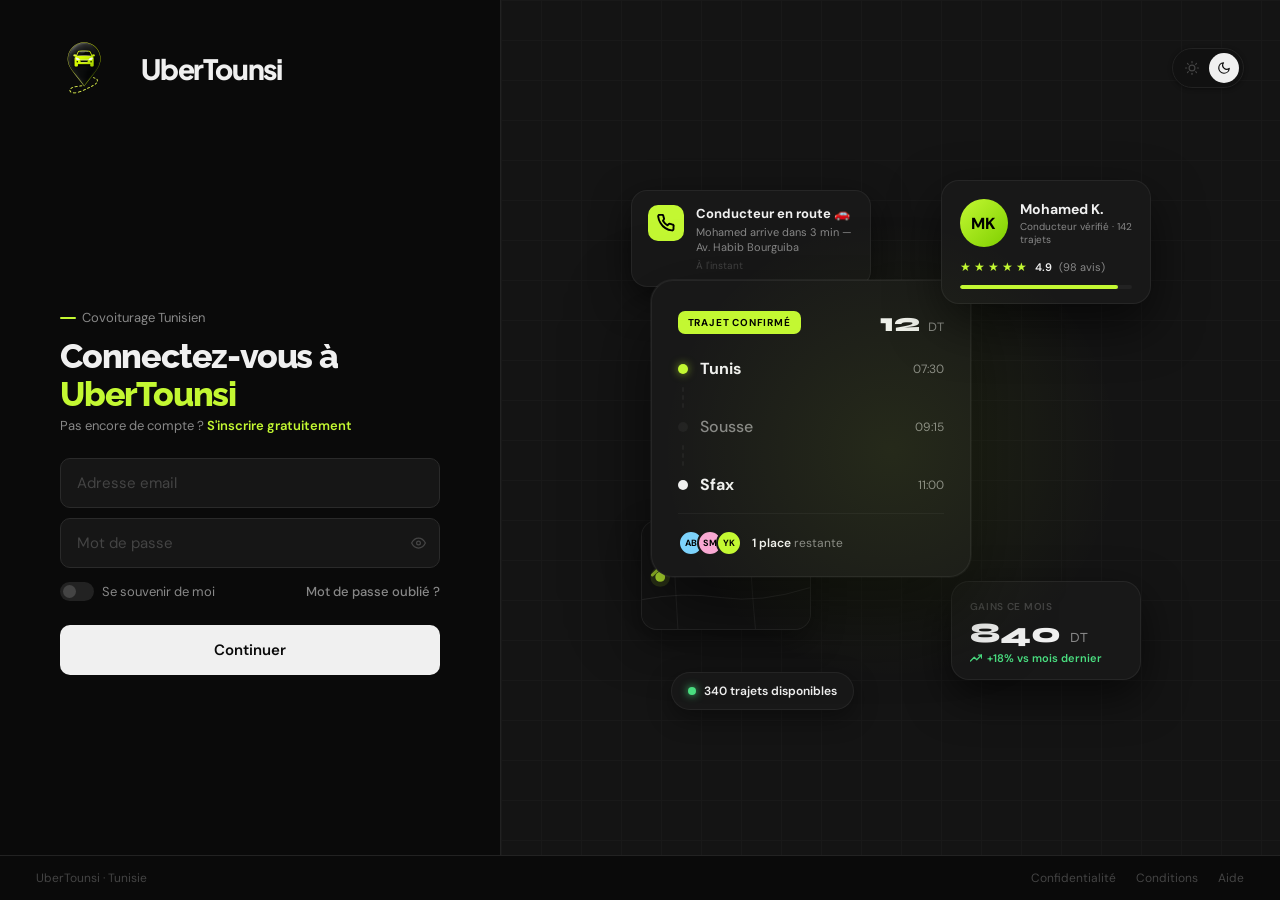
<file: web_ui/auth.html>
<!DOCTYPE html>
<html lang="fr" data-theme="dark">

<head>
  <meta charset="UTF-8">
  <meta name="viewport" content="width=device-width, initial-scale=1.0">
  <title>UberTounsi — Connexion</title>

  <link rel="preconnect" href="https://fonts.googleapis.com">
  <link rel="preconnect" href="https://fonts.gstatic.com" crossorigin>
  <link
    href="https://fonts.googleapis.com/css2?family=Inter:wght@400;500;600;700;800;900&family=DM+Sans:opsz,wght@9..40,300;9..40,400;9..40,500;9..40,600;9..40,700&family=Syne:wght@700;800&family=Raleway:wght@700;800&family=Plus+Jakarta+Sans:wght@700;800&display=swap"
    rel="stylesheet">

  <style>
    *,
    *::before,
    *::after {
      box-sizing: border-box;
      margin: 0;
      padding: 0;
    }

    /* ══════ TOKENS ══════ */
    :root {
      /* Light mode — lime toned to be readable on white (4.5:1 contrast) */
      --lime: #7aaa00;
      --lime-dark: #7aaa00;

      --bg: #f2f2f0;
      --surface: #ffffff;
      --surface-2: #ebebea;
      --border: #d8d8d4;
      --text: #0f0f0f;
      --text-2: #555555;
      --text-3: #aaaaaa;
      --input-bg: #ffffff;
      --input-border: #c8c8c4;
      --input-focus: #111111;
      --shadow: rgba(0, 0, 0, 0.07);
      --shadow-md: rgba(0, 0, 0, 0.14);
      --card-float: #ffffff;
      --card-float-border: rgba(0, 0, 0, 0.1);
      --accent: var(--lime);
    }

    [data-theme="dark"] {
      --lime: #c3f832;
      --lime-dark: #c3f832;
      --bg: #0a0a0a;
      --surface: #111111;
      --surface-2: #141414;
      --border: #222222;
      --text: #f0f0f0;
      --text-2: #888888;
      --text-3: #444444;
      --input-bg: #161616;
      --input-border: #2a2a2a;
      --input-focus: #f0f0f0;
      --shadow: rgba(0, 0, 0, 0.4);
      --shadow-md: rgba(0, 0, 0, 0.6);
      --card-float: #181818;
      --card-float-border: rgba(255, 255, 255, 0.06);
      --accent: var(--lime);
    }

    html,
    body {
      height: 100%;
      width: 100%;
      font-family: 'DM Sans', sans-serif;
      background: var(--bg);
      color: var(--text);
      transition: background 0.3s, color 0.3s;
      overflow: hidden;
    }

    /* ══════ SHELL ══════ */
    .shell {
      display: grid;
      grid-template-columns: 500px 1fr;
      height: 100vh;
    }

    /* ══════ TOP BAR ══════ */
    .topbar {
      position: fixed;
      top: 0;
      left: 0;
      right: 0;
      z-index: 100;
      display: flex;
      align-items: center;
      justify-content: space-between;
      padding: 20px 36px;
    }

    .topbar-logo {
      display: flex;
      align-items: center;
      gap: 9px;
    }

    [data-theme="light"] .logomark svg path {
      fill: #fff !important;
    }

    [data-theme="light"] .map-inner svg path[stroke="#c3f832"],
    [data-theme="light"] .map-inner svg circle[fill="#c3f832"] {
      stroke: #7aaa00 !important;
      fill: #7aaa00 !important;
    }

    .logomark {
      width: 96px;
      height: 96px;
      display: flex;
      align-items: center;
      justify-content: center;
      flex-shrink: 0;
    }

    .logomark svg {
      width: 20px;
      height: 20px;
    }

    .logo-name {
      font-family: 'Plus Jakarta Sans', 'Syne', sans-serif;
      font-size: 28px;
      font-weight: 800;
      letter-spacing: -1.2px;
      color: var(--text);
      display: flex;
      align-items: center;
    }

    .logo-name span {
      color: var(--text);
    }

    /* Theme toggle */
    .theme-toggle {
      display: flex;
      align-items: center;
      background: var(--surface);
      border: 1px solid var(--border);
      border-radius: 99px;
      padding: 4px;
      gap: 2px;
      cursor: pointer;
      box-shadow: 0 1px 4px var(--shadow);
    }

    .t-btn {
      display: flex;
      align-items: center;
      justify-content: center;
      width: 30px;
      height: 30px;
      border-radius: 99px;
      border: none;
      background: none;
      cursor: pointer;
      color: var(--text-3);
      transition: background 0.2s, color 0.2s;
    }

    .t-btn.active {
      background: var(--text);
      color: var(--bg);
    }

    /* ══════ LEFT FORM COLUMN ══════ */
    .form-col {
      display: flex;
      flex-direction: column;
      justify-content: center;
      padding: 40px 60px;
      position: relative;
      z-index: 2;
      overflow-y: hidden;
    }

    .form-eyebrow {
      font-size: 13px;
      color: var(--text-2);
      margin-bottom: 12px;
      display: flex;
      align-items: center;
      gap: 6px;
    }

    .form-eyebrow::before {
      content: '';
      display: inline-block;
      width: 16px;
      height: 2px;
      background: var(--lime);
      border-radius: 1px;
    }

    .form-heading {
      font-family: 'Syne', sans-serif;
      font-size: 34px;
      font-weight: 800;
      letter-spacing: -1.2px;
      line-height: 1.1;
      color: var(--text);
      margin-bottom: 4px;
    }

    .form-heading .accent {
      color: var(--lime-dark);
    }

    [data-theme="dark"] .form-heading .accent {
      color: var(--lime);
    }

    .form-sub {
      font-size: 13px;
      color: var(--text-2);
      margin-bottom: 24px;
    }

    .form-sub a {
      color: var(--lime-dark);
      font-weight: 600;
      text-decoration: none;
    }

    [data-theme="dark"] .form-sub a {
      color: var(--lime);
    }

    .form-sub a:hover {
      text-decoration: underline;
    }

    /* Inputs */
    .input-field {
      width: 100%;
      background: var(--input-bg);
      border: 1.5px solid var(--input-border);
      border-radius: 10px;
      font-family: 'DM Sans', sans-serif;
      font-size: 15px;
      color: var(--text);
      padding: 14px 16px;
      outline: none;
      transition: border-color 0.2s, box-shadow 0.2s;
      margin-bottom: 10px;
      display: block;
    }

    .input-field::placeholder {
      color: var(--text-3);
    }

    .input-field:focus {
      border-color: var(--input-focus);
      box-shadow: 0 0 0 3px rgba(0, 0, 0, 0.06);
    }

    [data-theme="dark"] .input-field:focus {
      border-color: rgba(195, 248, 50, 0.5);
      box-shadow: 0 0 0 3px rgba(195, 248, 50, 0.07);
    }

    .pw-wrap {
      position: relative;
      margin-bottom: 10px;
    }

    .pw-wrap .input-field {
      margin-bottom: 0;
      padding-right: 46px;
    }

    .pw-eye-btn {
      position: absolute;
      right: 14px;
      top: 50%;
      transform: translateY(-50%);
      background: none;
      border: none;
      cursor: pointer;
      color: var(--text-3);
      display: flex;
      transition: color 0.15s;
      padding: 0;
    }

    .pw-eye-btn:hover {
      color: var(--text);
    }

    /* Remember + forgot */
    .opt-row {
      display: flex;
      align-items: center;
      justify-content: space-between;
      margin: 14px 0 24px;
    }

    .sw-row {
      display: flex;
      align-items: center;
      gap: 8px;
      cursor: pointer;
    }

    .sw {
      position: relative;
      width: 34px;
      height: 19px;
    }

    .sw input {
      display: none;
    }

    .sw-t {
      position: absolute;
      inset: 0;
      background: var(--border);
      border-radius: 99px;
      cursor: pointer;
      transition: background 0.2s;
    }

    .sw-t::after {
      content: '';
      position: absolute;
      width: 13px;
      height: 13px;
      left: 3px;
      top: 3px;
      background: var(--text-3);
      border-radius: 50%;
      transition: transform 0.2s, background 0.2s;
    }

    .sw input:checked+.sw-t {
      background: var(--lime);
    }

    .sw input:checked+.sw-t::after {
      transform: translateX(15px);
      background: #fff;
    }

    [data-theme="dark"] .sw input:checked+.sw-t::after {
      background: #000;
    }

    .sw-lbl {
      font-size: 13px;
      color: var(--text-2);
    }

    .forgot-lnk {
      background: none;
      border: none;
      cursor: pointer;
      font-family: 'DM Sans', sans-serif;
      font-size: 13px;
      font-weight: 500;
      color: var(--text-2);
      padding: 0;
      text-decoration: underline;
      text-decoration-color: transparent;
      transition: color 0.15s, text-decoration-color 0.15s;
    }

    .forgot-lnk:hover {
      color: var(--text);
      text-decoration-color: var(--text-3);
    }

    /* CTA */
    .btn-primary {
      width: 100%;
      background: var(--text);
      color: var(--bg);
      font-family: 'DM Sans', sans-serif;
      font-size: 15px;
      font-weight: 600;
      border: none;
      border-radius: 10px;
      padding: 15px;
      cursor: pointer;
      transition: opacity 0.15s, transform 0.15s;
      letter-spacing: 0.1px;
      display: flex;
      align-items: center;
      justify-content: center;
      gap: 10px;
    }

    .btn-primary:hover {
      opacity: 0.85;
    }

    .btn-primary:active {
      transform: scale(0.99);
    }

    .btn-primary.loading {
      opacity: 0.7;
      pointer-events: none;
    }

    .btn-primary.loading::after {
      content: '';
      width: 16px;
      height: 16px;
      border: 2px solid currentColor;
      border-right-color: transparent;
      border-radius: 50%;
      animation: spin 0.6s linear infinite;
    }

    @keyframes spin {
      to {
        transform: rotate(360deg);
      }
    }

    /* Or divider */
    .or-row {
      display: flex;
      align-items: center;
      gap: 12px;
      margin: 18px 0;
      color: var(--text-3);
      font-size: 12px;
      font-weight: 500;
      letter-spacing: 0.5px;
      text-transform: uppercase;
    }

    .or-row::before,
    .or-row::after {
      content: '';
      flex: 1;
      height: 1px;
      background: var(--border);
    }

    /* Quick login */
    .ql-label {
      font-size: 12px;
      font-weight: 600;
      color: var(--text-3);
      text-transform: uppercase;
      letter-spacing: 0.7px;
      margin-bottom: 10px;
    }

    .ql-row {
      display: grid;
      grid-template-columns: repeat(3, 1fr);
      gap: 10px;
      margin-top: 12px;
    }

    .ql-chip {
      width: 100%;
      display: flex;
      flex-direction: column;
      align-items: center;
      justify-content: center;
      gap: 4px;
      background: var(--surface);
      border: 1.5px solid var(--border);
      border-radius: 12px;
      padding: 10px 8px;
      cursor: pointer;
      font-family: 'DM Sans', sans-serif;
      transition: all 0.2s;
      position: relative;
    }

    .ql-chip:hover {
      border-color: var(--lime);
      transform: translateY(-2px);
      box-shadow: 0 4px 12px var(--shadow);
    }

    .ql-chip .ql-rm {
      position: absolute;
      top: 6px;
      right: 6px;
      width: 16px;
      height: 16px;
      background: rgba(255, 77, 77, 0.1);
      color: #ff4d4d;
      border-radius: 50%;
      display: flex;
      align-items: center;
      justify-content: center;
      font-size: 10px;
      font-weight: 800;
      opacity: 0;
      transition: all 0.2s;
    }

    .ql-chip:hover .ql-rm {
      opacity: 1;
    }

    .ql-chip .ql-rm:hover {
      background: #ff4d4d;
      color: #fff;
    }

    .ql-av {
      width: 30px;
      height: 30px;
      border-radius: 50%;
      display: flex;
      align-items: center;
      justify-content: center;
      font-size: 11px;
      font-weight: 700;
      color: #000;
      flex-shrink: 0;
      background: var(--lime);
    }

    .ql-info {
      text-align: center;
      width: 100%;
      overflow: hidden;
    }

    .ql-nm {
      font-size: 13px;
      font-weight: 700;
      color: var(--text);
      white-space: nowrap;
      overflow: hidden;
      text-overflow: ellipsis;
      margin-bottom: 2px;
    }

    .ql-em {
      font-size: 11px;
      font-weight: 500;
      color: var(--text-2);
      white-space: nowrap;
      overflow: hidden;
      text-overflow: ellipsis;
      opacity: 0.9;
    }

    /* ══════ RIGHT VISUAL COLUMN ══════ */
    .visual-col {
      position: relative;
      display: flex;
      align-items: center;
      justify-content: center;
      overflow: hidden;
      background: var(--surface-2);
      border-left: 1px solid var(--border);
    }

    .visual-col::before {
      content: '';
      position: absolute;
      inset: 0;
      opacity: 0.4;
      background-image:
        linear-gradient(var(--border) 1px, transparent 1px),
        linear-gradient(90deg, var(--border) 1px, transparent 1px);
      background-size: 40px 40px;
    }

    .visual-col::after {
      content: '';
      position: absolute;
      width: 500px;
      height: 500px;
      border-radius: 50%;
      background: radial-gradient(circle, rgba(195, 248, 50, 0.08) 0%, transparent 65%);
      pointer-events: none;
    }

    .scene {
      position: relative;
      width: 520px;
      height: 580px;
      perspective: 1200px;
    }

    @keyframes floatA {

      0%,
      100% {
        transform: rotate(-7deg) translateY(0);
      }

      50% {
        transform: rotate(-7deg) translateY(-16px);
      }
    }

    @keyframes floatB {

      0%,
      100% {
        transform: rotate(4deg) translateY(0);
      }

      50% {
        transform: rotate(4deg) translateY(-14px);
      }
    }

    @keyframes floatC {

      0%,
      100% {
        transform: rotate(-4deg) translateY(0);
      }

      50% {
        transform: rotate(-4deg) translateY(-10px);
      }
    }

    @keyframes floatD {

      0%,
      100% {
        transform: rotate(6deg) translateY(0);
      }

      50% {
        transform: rotate(6deg) translateY(-12px);
      }
    }

    @keyframes floatE {

      0%,
      100% {
        transform: rotate(-3deg) translateY(0);
      }

      50% {
        transform: rotate(-3deg) translateY(-8px);
      }
    }

    @keyframes floatF {

      0%,
      100% {
        transform: rotate(5deg) translateY(0);
      }

      50% {
        transform: rotate(5deg) translateY(-10px);
      }
    }

    @keyframes pulse {

      0%,
      100% {
        opacity: 1;
        transform: scale(1);
      }

      50% {
        opacity: 0.6;
        transform: scale(0.85);
      }
    }

    .trip-card {
      position: absolute;
      width: 320px;
      background: var(--card-float);
      border: 1px solid var(--card-float-border);
      border-radius: 22px;
      padding: 26px 26px 20px;
      box-shadow: 0 32px 80px var(--shadow-md), 0 0 0 1px var(--card-float-border);
      top: 120px;
      left: 20px;
      animation: floatA 5s ease-in-out infinite;
      z-index: 4;
    }

    .tc-header {
      display: flex;
      align-items: center;
      justify-content: space-between;
      margin-bottom: 20px;
    }

    .tc-tag {
      font-size: 10px;
      font-weight: 700;
      letter-spacing: 0.8px;
      text-transform: uppercase;
      color: #000;
      background: var(--lime);
      padding: 5px 10px;
      border-radius: 7px;
    }

    .tc-price {
      font-family: 'Syne', sans-serif;
      font-size: 26px;
      font-weight: 800;
      color: var(--text);
    }

    .tc-price span {
      font-size: 13px;
      font-weight: 400;
      color: var(--text-2);
    }

    .tc-route {
      display: flex;
      flex-direction: column;
      gap: 8px;
      margin-bottom: 18px;
    }

    .tc-stop {
      display: flex;
      align-items: center;
      gap: 12px;
    }

    .tc-dot {
      width: 10px;
      height: 10px;
      border-radius: 50%;
      flex-shrink: 0;
    }

    .tc-dot-o {
      background: var(--lime);
      box-shadow: 0 0 8px rgba(195, 248, 50, 0.6);
    }

    .tc-dot-d {
      background: var(--text);
    }

    .tc-city {
      font-size: 16px;
      font-weight: 700;
      color: var(--text);
    }

    .tc-time {
      font-size: 12px;
      color: var(--text-2);
      margin-left: auto;
    }

    .tc-connector {
      display: flex;
      flex-direction: column;
      gap: 3px;
      padding-left: 4px;
    }

    .tc-connector span {
      display: block;
      width: 2px;
      height: 5px;
      background: var(--border);
      border-radius: 1px;
    }

    .tc-footer {
      display: flex;
      align-items: center;
      gap: 10px;
      padding-top: 16px;
      border-top: 1px solid var(--border);
    }

    .tc-avatars {
      display: flex;
    }

    .tc-av {
      width: 26px;
      height: 26px;
      border-radius: 50%;
      border: 2px solid var(--card-float);
      font-size: 9px;
      font-weight: 700;
      display: flex;
      align-items: center;
      justify-content: center;
      color: #000;
      margin-left: -7px;
    }

    .tc-av:first-child {
      margin-left: 0;
    }

    .tc-av-1 {
      background: #7dd3fc;
    }

    .tc-av-2 {
      background: #f9a8d4;
    }

    .tc-av-3 {
      background: var(--lime);
    }

    .tc-seats {
      font-size: 12px;
      color: var(--text-2);
    }

    .tc-seats b {
      color: var(--text);
      font-weight: 600;
    }

    .driver-chip {
      position: absolute;
      right: 0px;
      top: 20px;
      width: 210px;
      background: var(--card-float);
      border: 1px solid var(--card-float-border);
      border-radius: 18px;
      padding: 18px 18px 14px;
      box-shadow: 0 20px 50px var(--shadow-md);
      animation: floatB 6.5s ease-in-out infinite;
      z-index: 5;
    }

    .dr-top {
      display: flex;
      align-items: center;
      gap: 12px;
      margin-bottom: 12px;
    }

    .dr-av {
      width: 48px;
      height: 48px;
      border-radius: 50%;
      background: linear-gradient(135deg, var(--lime), #7ecf00);
      display: flex;
      align-items: center;
      justify-content: center;
      font-size: 16px;
      font-weight: 800;
      color: #000;
      flex-shrink: 0;
    }

    .dr-name {
      font-size: 14px;
      font-weight: 700;
      color: var(--text);
    }

    .dr-tag {
      font-size: 10px;
      color: var(--text-2);
      margin-top: 2px;
    }

    .dr-stars {
      display: flex;
      align-items: center;
      gap: 3px;
      font-size: 11px;
      color: var(--text-2);
    }

    .star {
      color: var(--lime);
      font-size: 12px;
    }

    .dr-bar {
      height: 4px;
      background: var(--border);
      border-radius: 2px;
      margin-top: 10px;
      overflow: hidden;
    }

    .dr-bar-fill {
      height: 100%;
      width: 92%;
      background: var(--lime);
      border-radius: 2px;
    }

    .notif-chip {
      position: absolute;
      left: 0px;
      top: 30px;
      width: 240px;
      background: var(--card-float);
      border: 1px solid var(--card-float-border);
      border-radius: 16px;
      padding: 14px 16px;
      box-shadow: 0 12px 36px var(--shadow-md);
      display: flex;
      align-items: flex-start;
      gap: 12px;
      animation: floatC 7s ease-in-out infinite;
      z-index: 3;
    }

    .notif-icon {
      width: 36px;
      height: 36px;
      border-radius: 10px;
      background: var(--lime);
      display: flex;
      align-items: center;
      justify-content: center;
      flex-shrink: 0;
    }

    .notif-icon svg {
      width: 18px;
      height: 18px;
    }

    .notif-title {
      font-size: 13px;
      font-weight: 700;
      color: var(--text);
      margin-bottom: 3px;
    }

    .notif-body {
      font-size: 11px;
      color: var(--text-2);
      line-height: 1.4;
    }

    .notif-time {
      font-size: 10px;
      color: var(--text-3);
      margin-top: 3px;
    }

    .earn-card {
      position: absolute;
      right: 10px;
      bottom: 60px;
      width: 190px;
      background: var(--card-float);
      border: 1px solid var(--card-float-border);
      border-radius: 18px;
      padding: 18px 18px 14px;
      box-shadow: 0 16px 44px var(--shadow-md);
      animation: floatD 8s ease-in-out infinite;
      z-index: 3;
    }

    .earn-label {
      font-size: 10px;
      font-weight: 600;
      text-transform: uppercase;
      letter-spacing: 0.7px;
      color: var(--text-3);
      margin-bottom: 6px;
    }

    .earn-amount {
      font-family: 'Syne', sans-serif;
      font-size: 28px;
      font-weight: 800;
      color: var(--text);
      line-height: 1;
      margin-bottom: 4px;
    }

    .earn-amount span {
      font-size: 14px;
      font-weight: 400;
      color: var(--text-2);
    }

    .earn-trend {
      display: flex;
      align-items: center;
      gap: 5px;
      font-size: 11px;
      color: #4ade80;
      font-weight: 600;
    }

    .badge-chip {
      position: absolute;
      left: 40px;
      bottom: 30px;
      background: var(--card-float);
      border: 1px solid var(--card-float-border);
      border-radius: 99px;
      padding: 10px 16px;
      box-shadow: 0 8px 24px var(--shadow);
      display: flex;
      align-items: center;
      gap: 8px;
      animation: floatE 9s ease-in-out infinite;
      z-index: 3;
    }

    .bc-dot {
      width: 8px;
      height: 8px;
      border-radius: 50%;
      background: #4ade80;
      flex-shrink: 0;
      box-shadow: 0 0 8px #4ade80;
      animation: pulse 2s ease-in-out infinite;
    }

    .bc-text {
      font-size: 12px;
      font-weight: 600;
      color: var(--text);
      white-space: nowrap;
    }

    .map-chip {
      position: absolute;
      left: 10px;
      bottom: 110px;
      width: 170px;
      height: 110px;
      background: var(--card-float);
      border: 1px solid var(--card-float-border);
      border-radius: 16px;
      box-shadow: 0 12px 32px var(--shadow);
      overflow: hidden;
      animation: floatF 7.5s ease-in-out infinite;
      z-index: 2;
    }

    .map-inner {
      width: 100%;
      height: 100%;
      background: var(--surface-2);
    }

    .map-inner svg {
      width: 100%;
      height: 100%;
    }

    .bottom-bar {
      position: fixed;
      bottom: 0;
      left: 0;
      right: 0;
      display: flex;
      align-items: center;
      justify-content: space-between;
      padding: 14px 36px;
      border-top: 1px solid var(--border);
      background: var(--bg);
      font-size: 12px;
      color: var(--text-3);
      z-index: 50;
    }

    .bottom-bar a {
      color: var(--text-3);
      text-decoration: none;
    }

    .bottom-bar a:hover {
      color: var(--text);
    }

    .bottom-links {
      display: flex;
      gap: 20px;
    }

    #toast-container {
      position: fixed;
      bottom: 60px;
      left: 50%;
      transform: translateX(-50%);
      z-index: 9999;
      display: flex;
      flex-direction: column;
      gap: 10px;
      pointer-events: none;
    }

    .toast {
      background: var(--text);
      color: var(--bg);
      font-size: 13px;
      font-weight: 500;
      padding: 10px 18px;
      border-radius: 8px;
      opacity: 0;
      transform: translateY(8px);
      transition: opacity 0.2s, transform 0.2s;
      white-space: nowrap;
      pointer-events: auto;
      box-shadow: 0 4px 12px var(--shadow-md);
    }

    .toast.show {
      opacity: 1;
      transform: translateY(0);
    }

    .toast.error {
      background: #ff4d4d;
      color: #fff;
    }

    .toast.success {
      background: #4ade80;
      color: #000;
    }

    /* SEGMENT SELECTOR (from previous turn) */
    .seg-row {
      display: flex;
      background: var(--surface-2);
      padding: 4px;
      border-radius: 12px;
      margin-bottom: 20px;
    }

    .seg-item {
      flex: 1;
      padding: 10px;
      text-align: center;
      font-size: 13px;
      font-weight: 600;
      color: var(--text-2);
      cursor: pointer;
      border-radius: 8px;
      transition: all 0.2s;
    }

    .seg-item.active {
      background: var(--surface);
      color: var(--text);
      box-shadow: 0 2px 8px var(--shadow);
    }

    select.input-field {
      appearance: none;
      cursor: pointer;
    }

    @media (max-width: 900px) {
      .shell {
        grid-template-columns: 1fr;
      }

      .visual-col {
        display: none;
      }

      .form-col {
        padding: 80px 36px 80px;
      }

      .form-heading {
        font-size: 32px;
      }
    }
  </style>
</head>

<body>

  <!-- Top bar -->
  <div class="topbar">
    <div class="topbar-logo" onclick="window.location.href='welcome.html'" style="cursor:pointer">
      <div class="logomark">
        <img src="img/branding/logo.png" alt="UberTounsi Logo" style="width: 100%; height: 100%; object-fit: contain;">
      </div>
      <span class="logo-name">UberTounsi</span>
    </div>

    <div class="theme-toggle" onclick="toggleTheme()">
      <button class="t-btn active" id="btnLight" title="Mode clair">
        <svg width="14" height="14" viewBox="0 0 24 24" fill="none" stroke="currentColor" stroke-width="2"
          stroke-linecap="round" stroke-linejoin="round">
          <circle cx="12" cy="12" r="5"></circle>
          <line x1="12" y1="1" x2="12" y2="3"></line>
          <line x1="12" y1="21" x2="12" y2="23"></line>
          <line x1="4.22" y1="4.22" x2="5.64" y2="5.64"></line>
          <line x1="18.36" y1="18.36" x2="19.78" y2="19.78"></line>
          <line x1="1" y1="12" x2="3" y2="12"></line>
          <line x1="21" y1="12" x2="23" y2="12"></line>
          <line x1="4.22" y1="19.78" x2="5.64" y2="18.36"></line>
          <line x1="18.36" y1="5.64" x2="19.78" y2="4.22"></line>
        </svg>
      </button>
      <button class="t-btn" id="btnDark" title="Mode sombre">
        <svg width="14" height="14" viewBox="0 0 24 24" fill="none" stroke="currentColor" stroke-width="2"
          stroke-linecap="round" stroke-linejoin="round">
          <path d="M21 12.79A9 9 0 1 1 11.21 3 7 7 0 0 0 21 12.79z"></path>
        </svg>
      </button>
    </div>
  </div>

  <div class="shell">

    <!-- ─── FORM COLUMN ─── -->
    <div class="form-col">

      <!-- Login View -->
      <div id="view-login">
        <br>
        <br>
        <br>
        <br>
        <p class="form-eyebrow">Covoiturage Tunisien</p>
        <h1 class="form-heading" style="font-family: Raleway">Connectez-vous à<br><span class="accent">UberTounsi</span>
        </h1>
        <p class="form-sub">Pas encore de compte ? <a href="#" class="js-toggle">S'inscrire gratuitement</a></p>

        <form id="form-login">
          <input class="input-field" id="log-email" type="email" placeholder="Adresse email" autocomplete="email">

          <div class="pw-wrap">
            <input class="input-field" id="log-pass" type="password" placeholder="Mot de passe"
              autocomplete="current-password">
            <button type="button" class="pw-eye-btn" onclick="togglePw('log-pass', this)">
              <svg width="15" height="15" viewBox="0 0 24 24" fill="none" stroke="currentColor" stroke-width="2"
                stroke-linecap="round" stroke-linejoin="round">
                <path d="M1 12s4-8 11-8 11 8 11 8-4 8-11 8-11-8-11-8z"></path>
                <circle cx="12" cy="12" r="3"></circle>
              </svg>
            </button>
          </div>

          <div class="opt-row">
            <label class="sw-row">
              <div class="sw"><input type="checkbox" id="remember-check" onchange="toggleRememberMe()"><span
                  class="sw-t"></span></div>
              <span class="sw-lbl">Se souvenir de moi</span>
            </label>
            <button type="button" class="forgot-lnk" onclick="Toast.show('Lien envoyé à votre email ✓', 'success')">Mot
              de passe oublié ?</button>
          </div>

          <button class="btn-primary" id="btn-login" type="submit">Continuer</button>
        </form>

        <div id="saved-accounts-box"></div>
      </div>

      <!-- Register View -->
      <div id="view-register" style="display: none;">
        <p class="form-eyebrow">Covoiturage Tunisien</p>
        <h1 class="form-heading" style="font-family: Raleway">Créez votre<br><span class="accent">compte</span></h1>
        <p class="form-sub">Déjà inscrit ? <a href="#" class="js-toggle">Se connecter</a></p>

        <form id="form-register">
          <input class="input-field" id="reg-name" type="text" placeholder="Nom complet" required>
          <input class="input-field" id="reg-email" type="email" placeholder="Adresse email" required>
          <input class="input-field" id="reg-phone" type="tel" placeholder="Numéro de téléphone" required>

          <div class="pw-wrap">
            <input class="input-field" id="reg-pass" type="password" placeholder="Mot de passe" required>
            <button type="button" class="pw-eye-btn" onclick="togglePw('reg-pass', this)">
              <svg width="15" height="15" viewBox="0 0 24 24" fill="none" stroke="currentColor" stroke-width="2"
                stroke-linecap="round" stroke-linejoin="round">
                <path d="M1 12s4-8 11-8 11 8 11 8-4 8-11 8-11-8-11-8z"></path>
                <circle cx="12" cy="12" r="3"></circle>
              </svg>
            </button>
          </div>

          <select class="input-field" id="reg-gender" required>
            <option value="" disabled selected>Genre</option>
            <option value="male">Homme</option>
            <option value="female">Femme</option>
          </select>

          <div class="ql-label">Type de compte</div>
          <div class="seg-row" id="reg-role">
            <div class="seg-item active" data-role="passager">Passager</div>
            <div class="seg-item" data-role="conducteur">Conducteur</div>
          </div>

          <button class="btn-primary" id="btn-register" type="submit">Créer mon compte</button>
        </form>
      </div>

    </div>

    <!-- ─── VISUAL COLUMN ─── -->
    <div class="visual-col">
      <div class="scene">

        <!-- Notification chip — top left -->
        <div class="notif-chip">
          <div class="notif-icon">
            <svg viewBox="0 0 24 24" fill="none" stroke="#000" stroke-width="2.5" stroke-linecap="round"
              stroke-linejoin="round">
              <path
                d="M22 16.92v3a2 2 0 0 1-2.18 2 19.79 19.79 0 0 1-8.63-3.07A19.5 19.5 0 0 1 4.69 12 19.79 19.79 0 0 1 1.61 3.41 2 2 0 0 1 3.58 1h3a2 2 0 0 1 2 1.72c.127.96.361 1.903.7 2.81a2 2 0 0 1-.45 2.11L7.91 8.96a16 16 0 0 0 6.13 6.13l1.41-1.41a2 2 0 0 1 2.11-.45c.907.339 1.85.573 2.81.7A2 2 0 0 1 22 16.92z">
              </path>
            </svg>
          </div>
          <div>
            <div class="notif-title">Conducteur en route 🚗</div>
            <div class="notif-body">Mohamed arrive dans 3 min — Av. Habib Bourguiba</div>
            <div class="notif-time">À l'instant</div>
          </div>
        </div>

        <!-- Main trip card — center -->
        <div class="trip-card">
          <div class="tc-header">
            <div class="tc-tag">Trajet confirmé</div>
            <div class="tc-price">12 <span>DT</span></div>
          </div>
          <div class="tc-route">
            <div class="tc-stop">
              <div class="tc-dot tc-dot-o"></div>
              <div class="tc-city">Tunis</div>
              <div class="tc-time">07:30</div>
            </div>
            <div class="tc-connector"><span></span><span></span><span></span></div>
            <div class="tc-stop">
              <div class="tc-dot" style="width:10px;height:10px;background:var(--border);border-radius:50%;"></div>
              <div class="tc-city" style="color:var(--text-2);font-weight:500;">Sousse</div>
              <div class="tc-time">09:15</div>
            </div>
            <div class="tc-connector"><span></span><span></span><span></span></div>
            <div class="tc-stop">
              <div class="tc-dot tc-dot-d"></div>
              <div class="tc-city">Sfax</div>
              <div class="tc-time">11:00</div>
            </div>
          </div>
          <div class="tc-footer">
            <div class="tc-avatars">
              <div class="tc-av tc-av-1">AB</div>
              <div class="tc-av tc-av-2">SM</div>
              <div class="tc-av tc-av-3">YK</div>
            </div>
            <div class="tc-seats"><b>1 place</b> restante</div>
          </div>
        </div>

        <!-- Driver card — top right -->
        <div class="driver-chip">
          <div class="dr-top">
            <div class="dr-av">MK</div>
            <div>
              <div class="dr-name">Mohamed K.</div>
              <div class="dr-tag">Conducteur vérifié · 142 trajets</div>
            </div>
          </div>
          <div class="dr-stars">
            <span class="star">★</span><span class="star">★</span><span class="star">★</span><span
              class="star">★</span><span class="star">★</span>
            <span style="margin-left:5px;font-weight:600;color:var(--text);">4.9</span>
            <span style="margin-left:4px;">(98 avis)</span>
          </div>
          <div class="dr-bar">
            <div class="dr-bar-fill"></div>
          </div>
        </div>

        <!-- Earnings card — bottom right -->
        <div class="earn-card">
          <div class="earn-label">Gains ce mois</div>
          <div class="earn-amount">840 <span>DT</span></div>
          <div class="earn-trend">
            <svg width="12" height="12" viewBox="0 0 24 24" fill="none" stroke="currentColor" stroke-width="2.5"
              stroke-linecap="round" stroke-linejoin="round">
              <polyline points="23 6 13.5 15.5 8.5 10.5 1 18"></polyline>
              <polyline points="17 6 23 6 23 12"></polyline>
            </svg>
            +18% vs mois dernier
          </div>
        </div>

        <!-- Online badge — bottom left -->
        <div class="badge-chip">
          <div class="bc-dot"></div>
          <div class="bc-text">340 trajets disponibles</div>
        </div>

        <!-- Map chip — mid left -->
        <div class="map-chip">
          <div class="map-inner">
            <svg viewBox="0 0 170 110" fill="none" xmlns="http://www.w3.org/2000/svg">
              <rect width="170" height="110" fill="transparent"></rect>
              <path d="M10 55 Q40 25 85 45 Q130 65 162 35" stroke="#c3f832" stroke-width="3" stroke-linecap="round"
                fill="none" opacity="0.8"></path>
              <path d="M0 80 Q40 72 80 78 Q120 84 170 68" stroke="currentColor" stroke-width="1" stroke-linecap="round"
                fill="none" opacity="0.1"></path>
              <path d="M30 0 Q32 40 36 110" stroke="currentColor" stroke-width="1" fill="none" opacity="0.08"></path>
              <path d="M110 0 Q108 35 115 110" stroke="currentColor" stroke-width="1" fill="none" opacity="0.08"></path>
              <circle cx="18" cy="57" r="5" fill="#c3f832"></circle>
              <circle cx="18" cy="57" r="10" fill="#c3f832" opacity="0.15"></circle>
              <circle cx="158" cy="37" r="5" fill="currentColor" opacity="0.7"></circle>
              <circle cx="158" cy="37" r="9" fill="currentColor" opacity="0.1"></circle>
              <!-- moving dot on path -->
              <circle cx="85" cy="45" r="4" fill="#fff" opacity="0.9"></circle>
              <circle cx="85" cy="45" r="7" fill="#fff" opacity="0.2"></circle>
            </svg>
          </div>
        </div>

      </div>
    </div>
  </div>

  <!-- Bottom bar -->
  <div class="bottom-bar">
    <span>UberTounsi · Tunisie</span>
    <div class="bottom-links">
      <a href="#">Confidentialité</a>
      <a href="#">Conditions</a>
      <a href="#">Aide</a>
    </div>
  </div>

  <div id="toast-container"></div>

  <!-- Scripts -->
  <script src="js/api.js"></script>
  <script src="js/api/api.auth.js"></script>
  <script src="js/api/api.trips.js"></script>
  <script src="js/api/api.bookings.js"></script>
  <script src="js/api/api.wallet.js"></script>
  <script src="js/api/api.messages.js"></script>
  <script src="js/api/api.users.js"></script>
  <script src="js/api/api.ratings.js"></script>
  <script src="js/api/api.notifications.js"></script>
  <script src="js/api/api.searches.js"></script>
  <script src="js/api/api.cars.js"></script>
  <script src="js/api/api.admin.js"></script>
  <script src="js/api/api.stats.js"></script>
  <script src="js/api/api.reports.js"></script>
  <script src="js/config.js"></script>
  <script src="js/ui.js"></script>
  <script src="js/modals.js"></script>
  <script src="js/main.js"></script>

  <script>
    /* ── Toast Implementation ────────────────────────────── */
    window.Toast = {
      show(msg, type = 'info') {
        const container = document.getElementById('toast-container');
        const t = document.createElement('div');
        t.className = `toast ${type}`;
        t.textContent = msg;
        container.appendChild(t);
        setTimeout(() => t.classList.add('show'), 10);
        setTimeout(() => {
          t.classList.remove('show');
          setTimeout(() => t.remove(), 300);
        }, 3000);
      }
    };

    /* ── Theme Management ─────────────────────────────────── */
    (function () {
      const t = localStorage.getItem('cov_theme') || 'dark';
      document.documentElement.setAttribute('data-theme', t);
      document.addEventListener('DOMContentLoaded', () => {
        document.getElementById('btnLight').classList.toggle('active', t === 'light');
        document.getElementById('btnDark').classList.toggle('active', t === 'dark');
      });
    })();

    window.toggleTheme = function () {
      const html = document.documentElement;
      const current = html.getAttribute('data-theme');
      const next = current === 'dark' ? 'light' : 'dark';
      html.setAttribute('data-theme', next);
      localStorage.setItem('cov_theme', next);
      document.getElementById('btnLight').classList.toggle('active', next === 'light');
      document.getElementById('btnDark').classList.toggle('active', next === 'dark');
    };

    /* ── Password Toggle ──────────────────────────────────── */
    window.togglePw = function (id, btn) {
      const i = document.getElementById(id);
      const svg = btn.querySelector('svg');
      const isPass = i.type === 'password';
      i.type = isPass ? 'text' : 'password';
      svg.innerHTML = isPass
        ? '<path d="M17.94 17.94A10.07 10.07 0 0 1 12 20c-7 0-11-8-11-8a18.45 18.45 0 0 1 5.06-5.94M9.9 4.24A9.12 9.12 0 0 1 12 4c7 0 11 8 11 8a18.5 18.5 0 0 1-2.16 3.19m-6.72-1.07a3 3 0 1 1-4.24-4.24"/><line x1="1" y1="1" x2="23" y2="23"/>'
        : '<path d="M1 12s4-8 11-8 11 8 11 8-4 8-11 8-11-8-11-8z"/><circle cx="12" cy="12" r="3"/>';
    };

    /* ── Saved Accounts ───────────────────────────────────── */
    const SAVED_KEY = 'cov_saved_accounts';
    function getSaved() { try { return JSON.parse(localStorage.getItem(SAVED_KEY)) || []; } catch { return []; } }
    function saveAccount(email, name, password) {
      let a = getSaved().filter(x => x.email !== email);
      a.unshift({ email, name, _p: btoa(password), savedAt: Date.now() });
      if (a.length > 5) a = a.slice(0, 5);
      localStorage.setItem(SAVED_KEY, JSON.stringify(a));
    }
    window.removeAccount = function (email) {
      localStorage.setItem(SAVED_KEY, JSON.stringify(getSaved().filter(x => x.email !== email)));
      renderSavedAccounts();
    };

    function renderSavedAccounts() {
      const box = document.getElementById('saved-accounts-box');
      if (!box) return;
      const list = getSaved();
      if (!list.length) { box.innerHTML = ''; return; }

      const chips = list.map(a => {
        const initials = (a.name || a.email).trim().split(/\s+/).map(w => w[0]).join('').slice(0, 2).toUpperCase();
        const displayName = (a.name || a.email).split(' ')[0];
        const es = a.email.replace(/'/g, "\\'");
        return `
          <div class="ql-chip" onclick="loginWithSavedAccount('${es}')">
            <span class="ql-rm" onclick="event.stopPropagation();removeAccount('${es}')" title="Supprimer">×</span>
            <div class="ql-av">${initials}</div>
            <div class="ql-info"><div class="ql-nm">${displayName}</div><div class="ql-em">${a.email}</div></div>
          </div>`;
      }).join('');

      box.innerHTML = `
        <div class="or-row">Connexion rapide</div>
        <p class="ql-label">Comptes enregistrés</p>
        <div class="ql-row">${chips}</div>`;
    }

    window.loginWithSavedAccount = async function (email) {
      const acc = getSaved().find(a => a.email === email);
      if (!acc || !acc._p) {
        document.getElementById('log-email').value = email;
        document.getElementById('log-pass').focus();
        return;
      }
      const password = atob(acc._p);
      const btn = document.getElementById('btn-login');
      btn.classList.add('loading');
      const res = await window.API.login(email, password);
      btn.classList.remove('loading');
      if (res.error) { Toast.show(res.error, 'error'); return; }
      if (rememberMe && res.user) saveAccount(res.user.email || email, res.user.name || email, password);
      window.location.href = 'index.html';
    };

    /* ── Remember Me ───────────────────────────────────────── */
    let rememberMe = localStorage.getItem('cov_remember_me') === 'true';
    function applyRememberToggle() {
      const check = document.getElementById('remember-check');
      if (!check) return;
      check.checked = rememberMe;
    }
    window.toggleRememberMe = function () {
      rememberMe = !rememberMe;
      localStorage.setItem('cov_remember_me', rememberMe);
    };

    /* ── Initialization ───────────────────────────────────── */
    document.addEventListener('DOMContentLoaded', () => {
      applyRememberToggle();
      renderSavedAccounts();

      // Pre-fill
      const prefill = sessionStorage.getItem('cov_prefill_email');
      if (prefill) {
        document.getElementById('log-email').value = prefill;
        document.getElementById('log-pass').focus();
        sessionStorage.removeItem('cov_prefill_email');
      }

      // Toggle views
      document.querySelectorAll('.js-toggle').forEach(el => {
        el.onclick = (e) => {
          e.preventDefault();
          const vL = document.getElementById('view-login');
          const vR = document.getElementById('view-register');
          const isLog = vL.style.display !== 'none';
          vL.style.display = isLog ? 'none' : 'block';
          vR.style.display = isLog ? 'block' : 'none';
        };
      });

      // Role select
      document.querySelectorAll('.seg-item').forEach(item => {
        item.onclick = () => {
          item.parentElement.querySelectorAll('.seg-item').forEach(i => i.classList.remove('active'));
          item.classList.add('active');
        };
      });

      // Login form
      document.getElementById('form-login').onsubmit = async (e) => {
        e.preventDefault();
        const btn = document.getElementById('btn-login');
        const email = document.getElementById('log-email').value;
        const pass = document.getElementById('log-pass').value;

        btn.classList.add('loading');
        if (window.API && window.API.login) {
          const res = await window.API.login(email, pass);
          btn.classList.remove('loading');
          if (res.error) { Toast.show(res.error, 'error'); return; }
          if (rememberMe && res.user) saveAccount(res.user.email || email, res.user.name || email, pass);
          window.location.href = 'index.html';
        }
      };

      // Register form
      document.getElementById('form-register').onsubmit = async (e) => {
        e.preventDefault();
        const btn = document.getElementById('btn-register');
        const role = document.querySelector('#reg-role .seg-item.active').dataset.role;

        btn.classList.add('loading');
        if (window.API && window.API.register) {
          const res = await window.API.register(
            document.getElementById('reg-name').value,
            document.getElementById('reg-email').value,
            document.getElementById('reg-pass').value,
            document.getElementById('reg-gender').value,
            role,
            document.getElementById('reg-phone').value
          );
          btn.classList.remove('loading');
          if (res.error) { Toast.show(res.error, 'error'); }
          else {
            Toast.show('Compte créé avec succès !', 'success');
            setTimeout(() => window.location.href = 'index.html', 800);
          }
        }
      };
    });
  </script>
</body>

</html>
</file>
